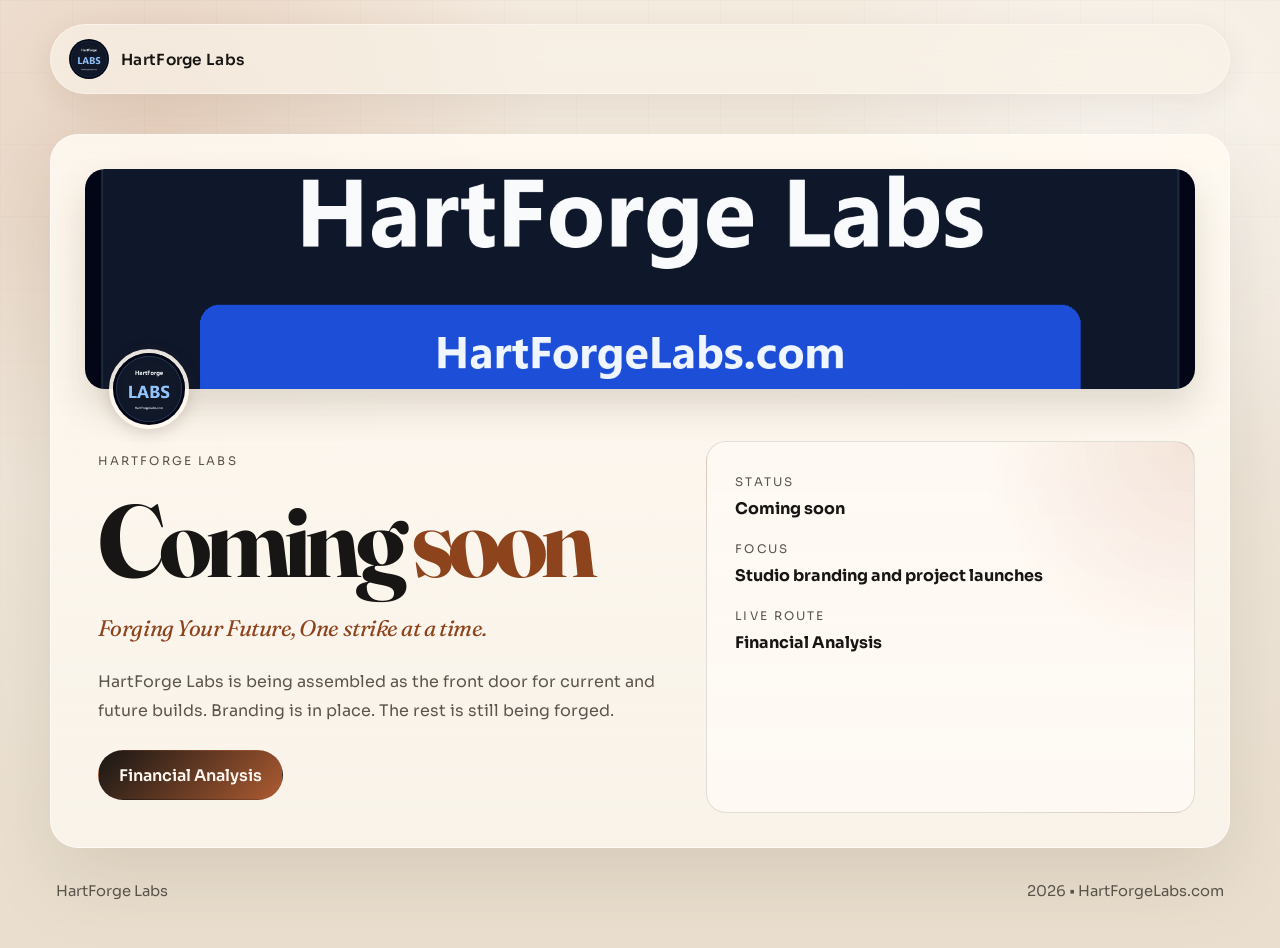
<file: index.html>
<!DOCTYPE html>
<html lang="en">
  <head>
    <meta charset="UTF-8" />
    <meta name="viewport" content="width=device-width, initial-scale=1.0" />
    <meta
      name="description"
      content="HartForge Labs is coming soon."
    />
    <link rel="canonical" href="https://hartforgelabs.com/" />
    <meta property="og:type" content="website" />
    <meta property="og:site_name" content="HartForge Labs" />
    <meta property="og:title" content="HartForge Labs" />
    <meta property="og:description" content="HartForge Labs is coming soon." />
    <meta property="og:url" content="https://hartforgelabs.com/" />
    <meta property="og:image" content="https://hartforgelabs.com/photos/hartforge_cover.png" />
    <meta property="og:image:alt" content="HartForge Labs cover image" />
    <meta name="twitter:card" content="summary_large_image" />
    <meta name="twitter:title" content="HartForge Labs" />
    <meta name="twitter:description" content="HartForge Labs is coming soon." />
    <meta name="twitter:image" content="https://hartforgelabs.com/photos/hartforge_cover.png" />
    <title>HartForge Labs</title>
    <link rel="icon" type="image/png" href="./photos/hartforge_profile.png" />
    <link rel="preconnect" href="https://fonts.googleapis.com" />
    <link rel="preconnect" href="https://fonts.gstatic.com" crossorigin />
    <link
      href="https://fonts.googleapis.com/css2?family=Fraunces:opsz,wght@9..144,500;9..144,600&family=Sora:wght@400;500;600;700&display=swap"
      rel="stylesheet"
    />
    <link rel="stylesheet" href="styles.css" />
  </head>
  <body class="holding-body">
    <div class="page-shell holding-shell">
      <header class="site-header holding-header">
        <a class="brand" href="./index.html" aria-label="HartForge Labs home">
          <img
            class="brand-logo"
            src="./photos/hartforge_profile.png"
            alt="HartForge Labs profile mark"
            width="40"
            height="40"
          />
          <span class="brand-text">HartForge Labs</span>
        </a>
      </header>

      <main id="top">
        <section class="section holding-card reveal">
          <div class="holding-cover-wrap">
            <img
              class="holding-cover-image"
              src="./photos/hartforge_cover.png"
              alt="HartForge Labs cover image"
              width="1640"
              height="625"
            />
            <img
              class="holding-profile-image"
              src="./photos/hartforge_profile.png"
              alt="HartForge Labs profile"
              width="80"
              height="80"
            />
          </div>

          <div class="holding-body-row">
            <div class="holding-copy">
              <p class="eyebrow">HartForge Labs</p>
              <h1>
                Coming
                <span>soon</span>
              </h1>
              <p class="holding-motto">Forging Your Future, One strike at a time.</p>
              <p class="hero-text holding-text">
                HartForge Labs is being assembled as the front door for current and
                future builds. Branding is in place. The rest is still being forged.
              </p>
              <div class="hero-actions holding-actions">
                <a class="button button-primary" href="./financial-analysis/">Financial Analysis</a>
              </div>
            </div>

            <aside class="holding-panel reveal reveal-delay">
              <div class="status-grid holding-status-grid" aria-label="Site status">
                <div>
                  <span class="status-label">Status</span>
                  <strong>Coming soon</strong>
                </div>
                <div>
                  <span class="status-label">Focus</span>
                  <strong>Studio branding and project launches</strong>
                </div>
                <div>
                  <span class="status-label">Live route</span>
                  <strong>Financial Analysis</strong>
                </div>
              </div>
            </aside>
          </div>
        </section>
      </main>

      <footer class="site-footer holding-footer">
        <p>HartForge Labs</p>
        <p><span id="year"></span> • HartForgeLabs.com</p>
      </footer>
    </div>

    <script src="script.js"></script>
  </body>
</html>
</file>
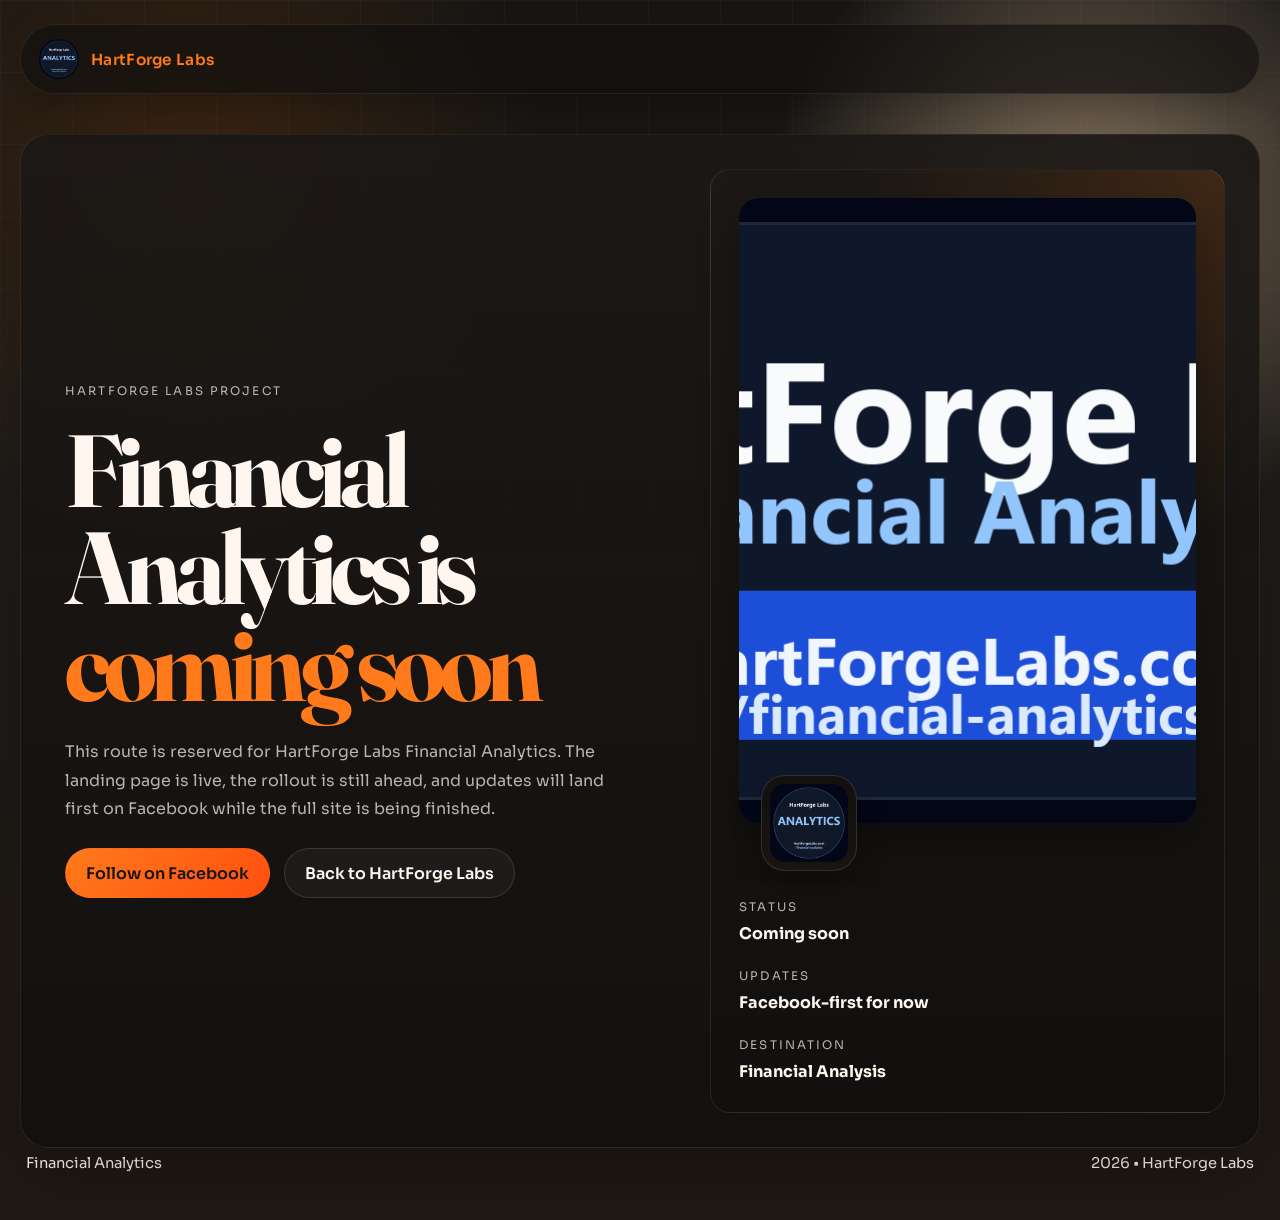
<file: financial-analysis/index.html>
<!DOCTYPE html>
<html lang="en">
  <head>
    <meta charset="UTF-8" />
    <meta name="viewport" content="width=device-width, initial-scale=1.0" />
    <meta
      name="description"
      content="Financial Analytics by HartForge Labs is coming soon."
    />
    <link rel="canonical" href="https://hartforgelabs.com/financial-analysis/" />
    <meta property="og:type" content="website" />
    <meta property="og:site_name" content="HartForge Labs" />
    <meta property="og:title" content="Financial Analytics | HartForge Labs" />
    <meta property="og:description" content="Financial Analytics by HartForge Labs is coming soon." />
    <meta property="og:url" content="https://hartforgelabs.com/financial-analysis/" />
    <meta property="og:image" content="https://hartforgelabs.com/photos/hartforge_financial_analytics_cover.png" />
    <meta property="og:image:alt" content="HartForge Labs Financial Analytics cover image" />
    <meta name="twitter:card" content="summary_large_image" />
    <meta name="twitter:title" content="Financial Analytics | HartForge Labs" />
    <meta name="twitter:description" content="Financial Analytics by HartForge Labs is coming soon." />
    <meta name="twitter:image" content="https://hartforgelabs.com/photos/hartforge_financial_analytics_cover.png" />
    <title>Financial Analytics | HartForge Labs</title>
    <link rel="icon" type="image/png" href="../photos/hartforge_financial_analytics_profile.png" />
    <link rel="preconnect" href="https://fonts.googleapis.com" />
    <link rel="preconnect" href="https://fonts.gstatic.com" crossorigin />
    <link
      href="https://fonts.googleapis.com/css2?family=Fraunces:opsz,wght@9..144,500;9..144,600&family=Sora:wght@400;500;600;700&display=swap"
      rel="stylesheet"
    />
    <link rel="stylesheet" href="../styles.css" />
    <link rel="stylesheet" href="./styles.css" />
  </head>
  <body class="project-body">
    <div class="page-shell project-shell">
      <header class="site-header project-header">
        <a class="brand" href="../index.html" aria-label="HartForge Labs home">
          <img
            class="brand-logo"
            src="../photos/hartforge_financial_analytics_profile.png"
            alt="HartForge Financial Analytics profile mark"
            width="40"
            height="40"
          />
          <span class="brand-text">HartForge Labs</span>
        </a>
      </header>

      <main id="top">
        <section class="section project-holding-card reveal">
          <div class="project-holding-copy">
            <p class="eyebrow">HartForge Labs Project</p>
            <h1>
              Financial Analytics is
              <span>coming soon</span>
            </h1>
            <p class="hero-text project-intro">
              This route is reserved for HartForge Labs Financial Analytics. The
              landing page is live, the rollout is still ahead, and updates will land
              first on Facebook while the full site is being finished.
            </p>
            <div class="hero-actions holding-actions">
              <a
                class="button button-primary"
                href="https://www.facebook.com/profile.php?id=61574503061044"
                target="_blank"
                rel="noreferrer"
              >Follow on Facebook</a>
              <a class="button button-secondary" href="../index.html">Back to HartForge Labs</a>
            </div>
          </div>

          <aside class="project-holding-panel reveal reveal-delay">
            <div class="project-cover-frame">
              <img
                class="project-cover-image"
                src="../photos/hartforge_financial_analytics_cover.png"
                alt="HartForge Financial Analytics cover image"
                width="1640"
                height="625"
              />
              <img
                class="project-profile-mark"
                src="../photos/hartforge_financial_analytics_profile.png"
                alt="HartForge Financial Analytics profile image"
                width="1024"
                height="1024"
              />
            </div>
            <div class="status-grid project-status-grid" aria-label="Project status">
              <div>
                <span class="status-label">Status</span>
                <strong>Coming soon</strong>
              </div>
              <div>
                <span class="status-label">Updates</span>
                <strong>Facebook-first for now</strong>
              </div>
              <div>
                <span class="status-label">Destination</span>
                <strong>Financial Analysis</strong>
              </div>
            </div>
          </aside>
        </section>
      </main>

      <footer class="site-footer project-footer">
        <p>Financial Analytics</p>
        <p><span id="year"></span> • HartForge Labs</p>
      </footer>
    </div>

    <script src="../script.js"></script>
  </body>
</html>
</file>
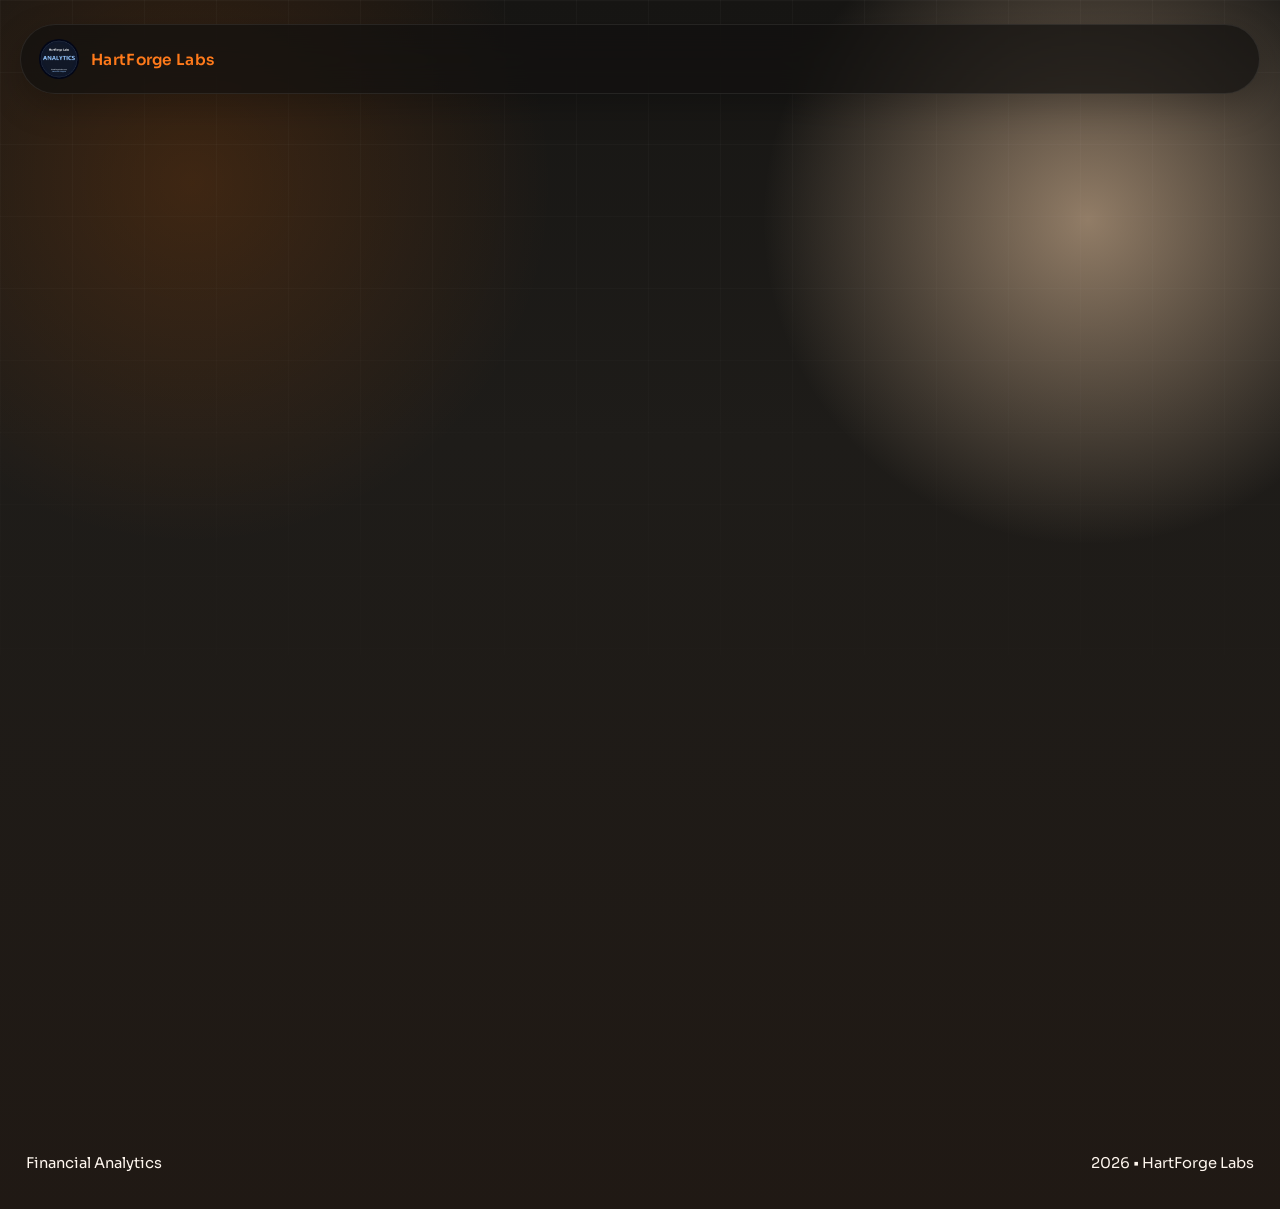
<file: financial-analytics/index.html>
<!DOCTYPE html>
<html lang="en">
  <head>
    <meta charset="UTF-8" />
    <meta http-equiv="refresh" content="0; url=/financial-analysis/" />
    <meta name="viewport" content="width=device-width, initial-scale=1.0" />
    <title>Redirecting | HartForge Labs</title>
    <link rel="canonical" href="https://hartforgelabs.com/financial-analysis/" />
  </head>
  <body>
    <p>Redirecting to <a href="/financial-analysis/">/financial-analysis/</a>...</p>
  </body>
</html>
</file>
<file: styles.css>
:root {
  --bg: #efe6d9;
  --bg-strong: #e4d7c3;
  --surface: rgba(255, 251, 245, 0.68);
  --surface-strong: rgba(255, 249, 240, 0.9);
  --ink: #171614;
  --muted: #5b554d;
  --line: rgba(23, 22, 20, 0.12);
  --accent: #ad5b31;
  --accent-deep: #8d431c;
  --shadow: 0 30px 80px rgba(68, 47, 27, 0.12);
  --radius-lg: 28px;
  --radius-md: 20px;
  --radius-sm: 999px;
  --content-width: 1180px;
}

* {
  box-sizing: border-box;
}

html {
  scroll-behavior: smooth;
}

body {
  margin: 0;
  min-height: 100vh;
  font-family: "Sora", sans-serif;
  color: var(--ink);
  background:
    radial-gradient(circle at top left, rgba(173, 91, 49, 0.18), transparent 28%),
    radial-gradient(circle at 80% 20%, rgba(255, 255, 255, 0.65), transparent 24%),
    linear-gradient(180deg, #f4ebdf 0%, var(--bg) 52%, #eadfce 100%);
}

body::before {
  position: fixed;
  inset: 0;
  content: "";
  pointer-events: none;
  background-image:
    linear-gradient(rgba(23, 22, 20, 0.03) 1px, transparent 1px),
    linear-gradient(90deg, rgba(23, 22, 20, 0.03) 1px, transparent 1px);
  background-size: 72px 72px;
  mask-image: linear-gradient(180deg, rgba(0, 0, 0, 0.45), transparent 90%);
}

a {
  color: inherit;
  text-decoration: none;
}

p {
  margin: 0;
}

.page-shell {
  width: min(calc(100% - 32px), var(--content-width));
  margin: 0 auto;
  padding: 24px 0 48px;
}

.holding-shell {
  display: flex;
  min-height: 100vh;
  flex-direction: column;
}

.site-header,
.site-footer {
  display: flex;
  align-items: center;
  justify-content: space-between;
}

.site-header {
  position: sticky;
  top: 16px;
  z-index: 10;
  padding: 14px 18px;
  margin-bottom: 40px;
  border: 1px solid rgba(255, 255, 255, 0.4);
  border-radius: var(--radius-sm);
  background: rgba(248, 241, 231, 0.72);
  backdrop-filter: blur(18px);
  box-shadow: 0 8px 30px rgba(60, 44, 28, 0.08);
}

.holding-header {
  justify-content: flex-start;
}

.brand {
  display: inline-flex;
  align-items: center;
  gap: 12px;
  font-size: 0.96rem;
  font-weight: 600;
  letter-spacing: 0.02em;
}

.brand-logo {
  width: 40px;
  height: 40px;
  object-fit: contain;
  border-radius: 50%;
}

.brand-mark {
  display: inline-grid;
  place-items: center;
  width: 40px;
  height: 40px;
  border-radius: 14px;
  color: #fff7f1;
  background: linear-gradient(135deg, var(--ink), #2d2721 70%, var(--accent) 140%);
}

.site-nav {
  display: inline-flex;
  gap: 24px;
  color: var(--muted);
  font-size: 0.95rem;
}

.site-nav a {
  transition: color 180ms ease;
}

.site-nav a:hover,
.site-nav a:focus-visible {
  color: var(--ink);
}

.holding-body {
  background:
    radial-gradient(circle at 12% 12%, rgba(173, 91, 49, 0.18), transparent 28%),
    radial-gradient(circle at 88% 18%, rgba(255, 255, 255, 0.56), transparent 24%),
    linear-gradient(180deg, #f4ebdf 0%, var(--bg) 50%, #eadfce 100%);
}

.holding-card {
  display: flex;
  flex-direction: column;
  gap: 0;
  margin: auto 0;
  min-height: min(72vh, 760px);
}

.holding-cover-wrap {
  position: relative;
  margin-bottom: 52px;
}

.holding-profile-image {
  position: absolute;
  bottom: -40px;
  left: 24px;
  width: 80px;
  height: 80px;
  border-radius: 50%;
  border: 4px solid var(--surface-strong);
  object-fit: cover;
  box-shadow: 0 4px 16px rgba(68, 47, 27, 0.18);
}

.holding-body-row {
  display: grid;
  grid-template-columns: minmax(0, 1.1fr) minmax(280px, 0.9fr);
  gap: 24px;
  align-items: stretch;
  flex: 1;
}

.holding-motto {
  font-family: "Fraunces", serif;
  font-size: clamp(1.1rem, 2vw, 1.4rem);
  font-style: italic;
  color: var(--accent-deep);
  letter-spacing: -0.02em;
  line-height: 1.4;
}

.holding-copy {
  display: flex;
  flex-direction: column;
  justify-content: center;
  gap: 24px;
  padding: clamp(8px, 1vw, 18px);
}

.holding-text {
  max-width: 50ch;
}

.holding-actions {
  align-items: flex-start;
}

.holding-panel {
  display: flex;
  flex-direction: column;
  justify-content: space-between;
  gap: 24px;
  padding: 28px;
  border: 1px solid var(--line);
  border-radius: var(--radius-md);
  background:
    radial-gradient(circle at top right, rgba(173, 91, 49, 0.14), transparent 35%),
    rgba(255, 251, 245, 0.8);
}

.holding-cover-image {
  display: block;
  width: 100%;
  height: 220px;
  border-radius: 20px;
  object-fit: cover;
  object-position: center;
  box-shadow: 0 18px 36px rgba(68, 47, 27, 0.16);
}

.holding-status-grid {
  gap: 18px;
}

.holding-footer {
  padding-top: 10px;
}

.section {
  margin-bottom: 26px;
  padding: clamp(24px, 3vw, 34px);
  border: 1px solid rgba(255, 255, 255, 0.52);
  border-radius: var(--radius-lg);
  background: linear-gradient(180deg, var(--surface-strong), var(--surface));
  box-shadow: var(--shadow);
}

.hero {
  display: grid;
  grid-template-columns: minmax(0, 1.35fr) minmax(320px, 0.85fr);
  gap: 26px;
  align-items: stretch;
  min-height: 72vh;
}

.hero-copy,
.hero-panel,
.info-card,
.principle-item,
.quote-card {
  position: relative;
  overflow: hidden;
}

.hero-copy::after,
.hero-panel::after,
.info-card::after,
.principle-item::after,
.quote-card::after {
  position: absolute;
  inset: 0;
  content: "";
  border-radius: inherit;
  background: linear-gradient(135deg, rgba(255, 255, 255, 0.14), transparent 50%);
  pointer-events: none;
}

.hero-copy {
  display: flex;
  flex-direction: column;
  justify-content: space-between;
  gap: 24px;
  padding: clamp(8px, 1vw, 18px);
}

.eyebrow,
.panel-label,
.card-index,
.status-label {
  text-transform: uppercase;
  letter-spacing: 0.18em;
  font-size: 0.74rem;
  color: var(--muted);
}

h1,
h2,
h3 {
  margin: 0;
}

h1 {
  max-width: 10ch;
  font-family: "Fraunces", serif;
  font-size: clamp(3.7rem, 8vw, 7rem);
  line-height: 0.95;
  letter-spacing: -0.06em;
}

h1 span {
  color: var(--accent-deep);
}

.hero-text,
.section-intro,
.info-card p,
.principle-item p,
.signal-copy p,
.panel-copy,
.quote-card p {
  max-width: 62ch;
  color: var(--muted);
  font-size: 1rem;
  line-height: 1.8;
}

.hero-actions {
  display: flex;
  flex-wrap: wrap;
  gap: 14px;
}

.button {
  display: inline-flex;
  align-items: center;
  justify-content: center;
  min-height: 50px;
  padding: 0 20px;
  border-radius: var(--radius-sm);
  border: 1px solid transparent;
  font-weight: 600;
  transition:
    transform 180ms ease,
    border-color 180ms ease,
    background 180ms ease;
}

.button:hover,
.button:focus-visible {
  transform: translateY(-2px);
}

.button-primary {
  color: #fff7f1;
  background: linear-gradient(135deg, var(--ink), var(--accent));
}

.button-secondary {
  border-color: var(--line);
  background: rgba(255, 255, 255, 0.38);
}

.hero-panel,
.info-card,
.principle-item,
.quote-card {
  border: 1px solid var(--line);
  border-radius: var(--radius-md);
  background: rgba(255, 252, 247, 0.6);
}

.hero-panel {
  display: flex;
  flex-direction: column;
  justify-content: space-between;
  gap: 28px;
  padding: 28px;
  background:
    radial-gradient(circle at top right, rgba(173, 91, 49, 0.14), transparent 35%),
    rgba(255, 251, 245, 0.8);
}

.panel-cluster {
  display: grid;
  gap: 14px;
}

.panel-title {
  font-family: "Fraunces", serif;
  font-size: clamp(1.8rem, 4vw, 2.8rem);
  line-height: 1.05;
  letter-spacing: -0.05em;
}

.status-grid {
  display: grid;
  gap: 16px;
}

.status-grid strong {
  display: block;
  margin-top: 6px;
  font-size: 1rem;
  line-height: 1.5;
}

.section-heading {
  display: grid;
  gap: 14px;
  margin-bottom: 28px;
}

.split-heading {
  grid-template-columns: minmax(0, 1fr) minmax(280px, 0.7fr);
  align-items: end;
  gap: 24px;
}

h2 {
  max-width: 16ch;
  font-family: "Fraunces", serif;
  font-size: clamp(2.1rem, 4vw, 3.4rem);
  line-height: 1;
  letter-spacing: -0.05em;
}

.card-grid,
.principles-list,
.signal-section {
  display: grid;
  gap: 18px;
}

.three-up {
  grid-template-columns: repeat(3, minmax(0, 1fr));
}

.info-card,
.principle-item {
  padding: 24px;
}

.info-card {
  display: grid;
  gap: 12px;
}

.info-card h3,
.principle-item h3 {
  font-size: 1.28rem;
  letter-spacing: -0.03em;
}

.principles-list {
  grid-template-columns: repeat(3, minmax(0, 1fr));
}

.principle-item {
  display: grid;
  gap: 12px;
}

.signal-section {
  grid-template-columns: minmax(0, 1.2fr) minmax(280px, 0.8fr);
  align-items: center;
}

.signal-copy {
  display: grid;
  gap: 14px;
}

.quote-card {
  padding: 28px;
  font-family: "Fraunces", serif;
  font-size: clamp(1.4rem, 2vw, 1.9rem);
  line-height: 1.3;
}

.site-footer {
  padding: 8px 6px 0;
  color: var(--muted);
  font-size: 0.92rem;
}

.reveal {
  opacity: 0;
  transform: translateY(24px);
}

.reveal-delay {
  transition-delay: 120ms;
}

.reveal.is-visible {
  opacity: 1;
  transform: translateY(0);
  transition:
    opacity 700ms ease,
    transform 700ms cubic-bezier(0.2, 1, 0.22, 1);
}

@media (max-width: 960px) {
  .holding-body-row,
  .hero,
  .three-up,
  .principles-list,
  .signal-section,
  .split-heading {
    grid-template-columns: 1fr;
  }

  .hero {
    min-height: auto;
  }

  h1 {
    max-width: 12ch;
  }
}

@media (max-width: 720px) {
  .page-shell {
    width: min(calc(100% - 20px), var(--content-width));
    padding-top: 14px;
  }

  .site-header,
  .site-footer,
  .site-nav,
  .holding-actions,
  .hero-actions {
    flex-direction: column;
    align-items: flex-start;
  }

  .site-header {
    gap: 16px;
    border-radius: 24px;
  }

  .site-nav {
    gap: 14px;
  }

  .button {
    width: 100%;
  }

  .holding-panel {
    padding: 22px;
  }

  .section {
    padding: 22px;
  }

  .hero-panel,
  .info-card,
  .principle-item,
  .quote-card {
    padding: 22px;
  }

  .site-footer {
    gap: 6px;
  }
}

@media (prefers-reduced-motion: reduce) {
  html {
    scroll-behavior: auto;
  }

  .reveal,
  .reveal.is-visible,
  .button {
    opacity: 1;
    transform: none;
    transition: none;
  }
}
</file>
<file: financial-analysis/styles.css>
.project-body {
  background:
    radial-gradient(circle at 15% 15%, rgba(255, 111, 0, 0.16), transparent 24%),
    radial-gradient(circle at 85% 18%, rgba(255, 216, 176, 0.52), transparent 22%),
    linear-gradient(180deg, #171614 0%, #1e1c19 36%, #201914 100%);
  color: #f5ede4;
}

.project-body::before {
  background-image:
    linear-gradient(rgba(255, 255, 255, 0.04) 1px, transparent 1px),
    linear-gradient(90deg, rgba(255, 255, 255, 0.04) 1px, transparent 1px);
  mask-image: linear-gradient(180deg, rgba(0, 0, 0, 0.72), transparent 92%);
}

.project-shell {
  --content-width: 1240px;
}

.project-header {
  border-color: rgba(255, 255, 255, 0.08);
  background: rgba(18, 17, 15, 0.7);
  box-shadow: 0 12px 34px rgba(0, 0, 0, 0.24);
}

.project-footer,
.project-body .eyebrow,
.project-body .status-label,
.project-body .hero-text,
.project-body .panel-copy {
  color: rgba(245, 237, 228, 0.74);
}

.project-body .brand,
.project-body h1 span {
  color: #ff7a1b;
}

.project-body .section {
  border-color: rgba(255, 255, 255, 0.08);
  background: linear-gradient(180deg, rgba(27, 24, 22, 0.92), rgba(17, 16, 14, 0.88));
  box-shadow: 0 30px 80px rgba(0, 0, 0, 0.24);
}

.project-holding-card {
  display: grid;
  grid-template-columns: minmax(0, 1.1fr) minmax(280px, 0.9fr);
  gap: 26px;
  align-items: stretch;
  margin: auto 0;
  min-height: min(72vh, 760px);
}

.project-holding-copy {
  display: flex;
  flex-direction: column;
  justify-content: center;
  gap: 24px;
  padding: 10px;
}

.project-body h1 {
  max-width: 12ch;
  color: #fff7ef;
}

.project-intro {
  max-width: 48ch;
}

.project-holding-panel {
  border: 1px solid rgba(255, 255, 255, 0.08);
  border-radius: var(--radius-md);
  background: linear-gradient(180deg, rgba(28, 25, 22, 0.9), rgba(17, 16, 14, 0.9));
}

.project-holding-panel {
  display: flex;
  flex-direction: column;
  justify-content: space-between;
  gap: 24px;
  padding: 28px;
  background:
    radial-gradient(circle at top right, rgba(255, 122, 27, 0.16), transparent 34%),
    linear-gradient(180deg, rgba(28, 25, 22, 0.96), rgba(17, 16, 14, 0.92));
}

.project-cover-frame {
  position: relative;
  padding-bottom: 48px;
}

.project-cover-image {
  display: block;
  width: 100%;
  min-height: 220px;
  border-radius: 20px;
  object-fit: cover;
  object-position: center;
  box-shadow: 0 18px 40px rgba(0, 0, 0, 0.28);
}

.project-profile-mark {
  position: absolute;
  left: 22px;
  bottom: 0;
  width: 96px;
  height: 96px;
  padding: 8px;
  border: 1px solid rgba(255, 255, 255, 0.12);
  border-radius: 24px;
  background: linear-gradient(180deg, rgba(18, 17, 15, 0.98), rgba(26, 21, 17, 0.94));
  box-shadow: 0 12px 28px rgba(0, 0, 0, 0.3);
}

.project-status-grid {
  gap: 18px;
}

.project-status-grid strong,
.project-footer,
.project-body .button-secondary {
  color: #fff7ef;
}

.project-footer {
  padding-top: 6px;
}

.project-body .button-primary {
  background: linear-gradient(135deg, #ff7a1b, #ff4f0f);
  color: #1a1511;
}

.project-body .button-secondary {
  border-color: rgba(255, 255, 255, 0.12);
  background: rgba(255, 255, 255, 0.04);
}

@media (max-width: 980px) {
  .project-holding-card {
    grid-template-columns: 1fr;
  }

  .project-holding-card {
    min-height: auto;
  }
}

@media (max-width: 720px) {
  .project-profile-mark {
    left: 16px;
    width: 82px;
    height: 82px;
  }

  .project-body .button-primary,
  .project-body .button-secondary {
    width: 100%;
  }
}
</file>
